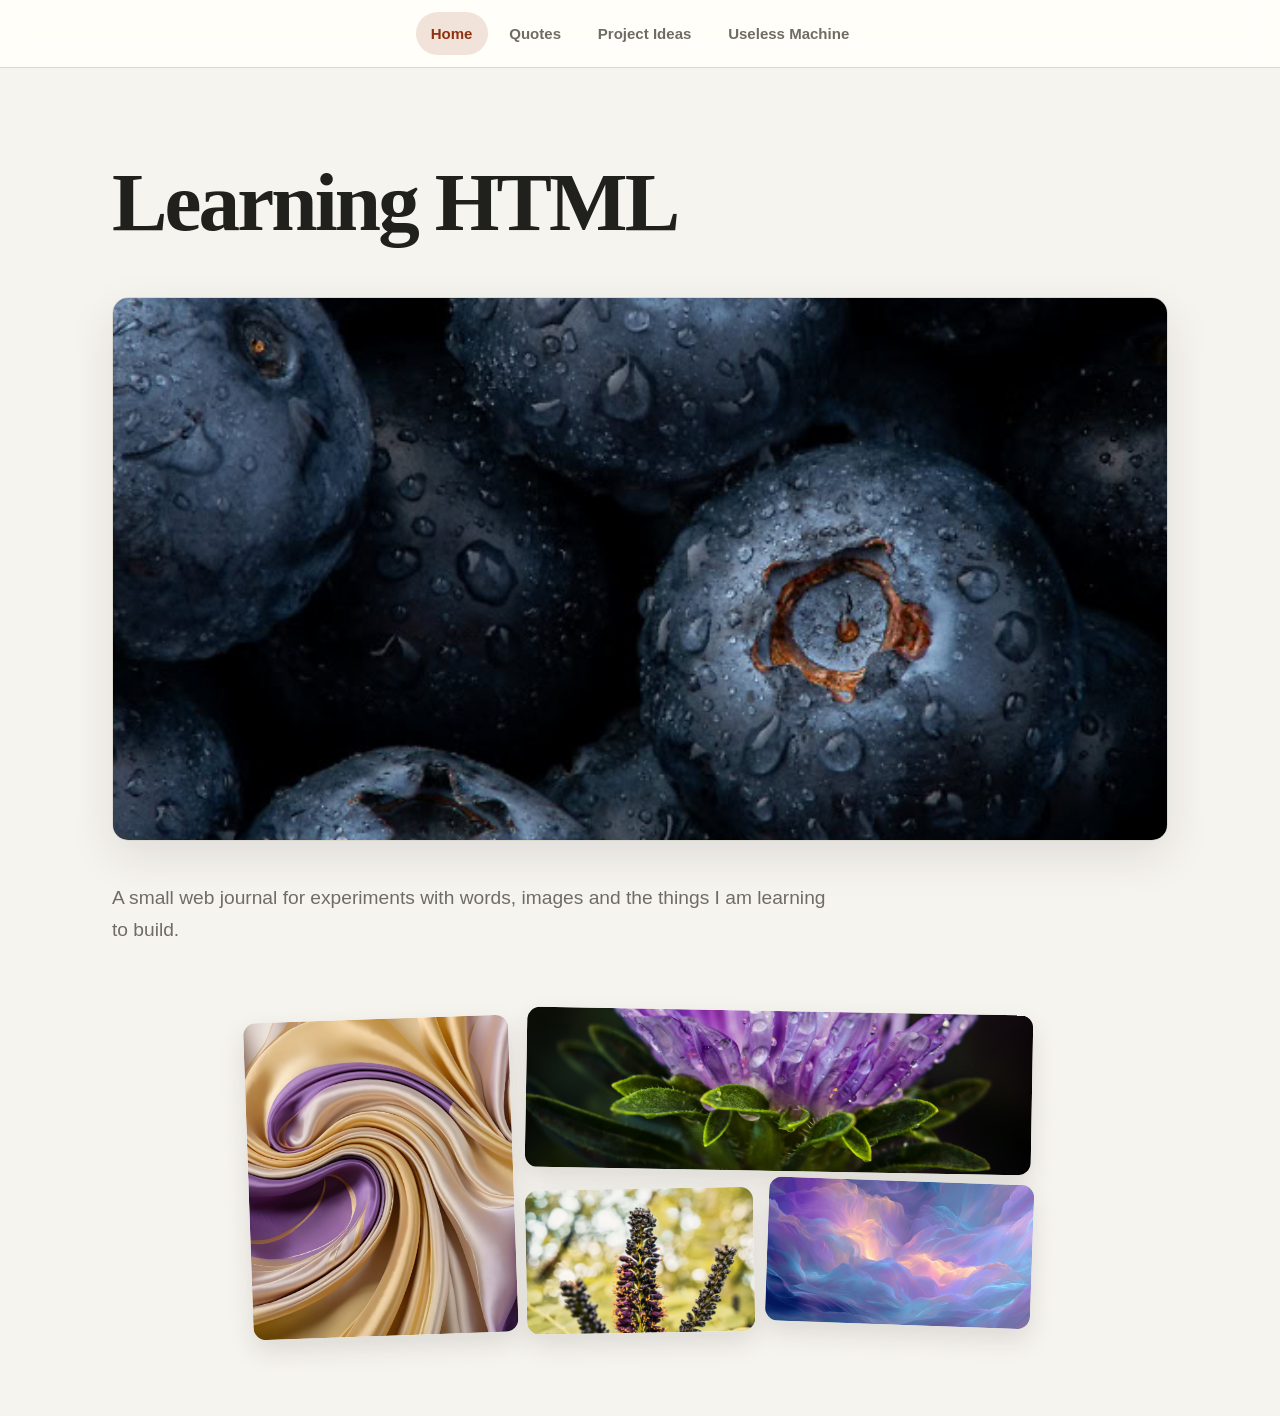
<file: index.html>
<!doctype html>
<html lang="en">
<head>
  <meta charset="utf-8">
  <meta name="viewport" content="width=device-width, initial-scale=1">
  <title>Learning HTML</title>
  <link rel="icon" type="image/png" href="favicon.png">
  <link rel="apple-touch-icon" sizes="180x180" href="app-icon.png">
  <link rel="stylesheet" href="style.css">
</head>
<body>
  <div id="site-nav"></div>
  <main>
    <h1>Learning HTML</h1>
    <img src="1234.jpg" alt="Learning HTML homepage hero image">
<p>A small web journal for experiments with words, images and the things I am learning to build.</p>

    <div class="image-sprinkles" aria-label="Decorative images">
      <img class="sprinkle-flower" src="purple-flower.jpg" alt="A purple flower with raindrops">
      <img class="sprinkle-abstract" src="gold-violet-abstract.jpg" alt="Abstract flowing gold and violet shapes">
      <img class="sprinkle-stalks" src="flower-stalks.jpg" alt="Purple flower spikes in a garden">
      <img class="sprinkle-clouds" src="pastel-clouds.png" alt="Soft blue and pink cloudlike forms">
    </div>
  </main>

  

  <script src="nav.js"></script>
</body>
</html>
</file>
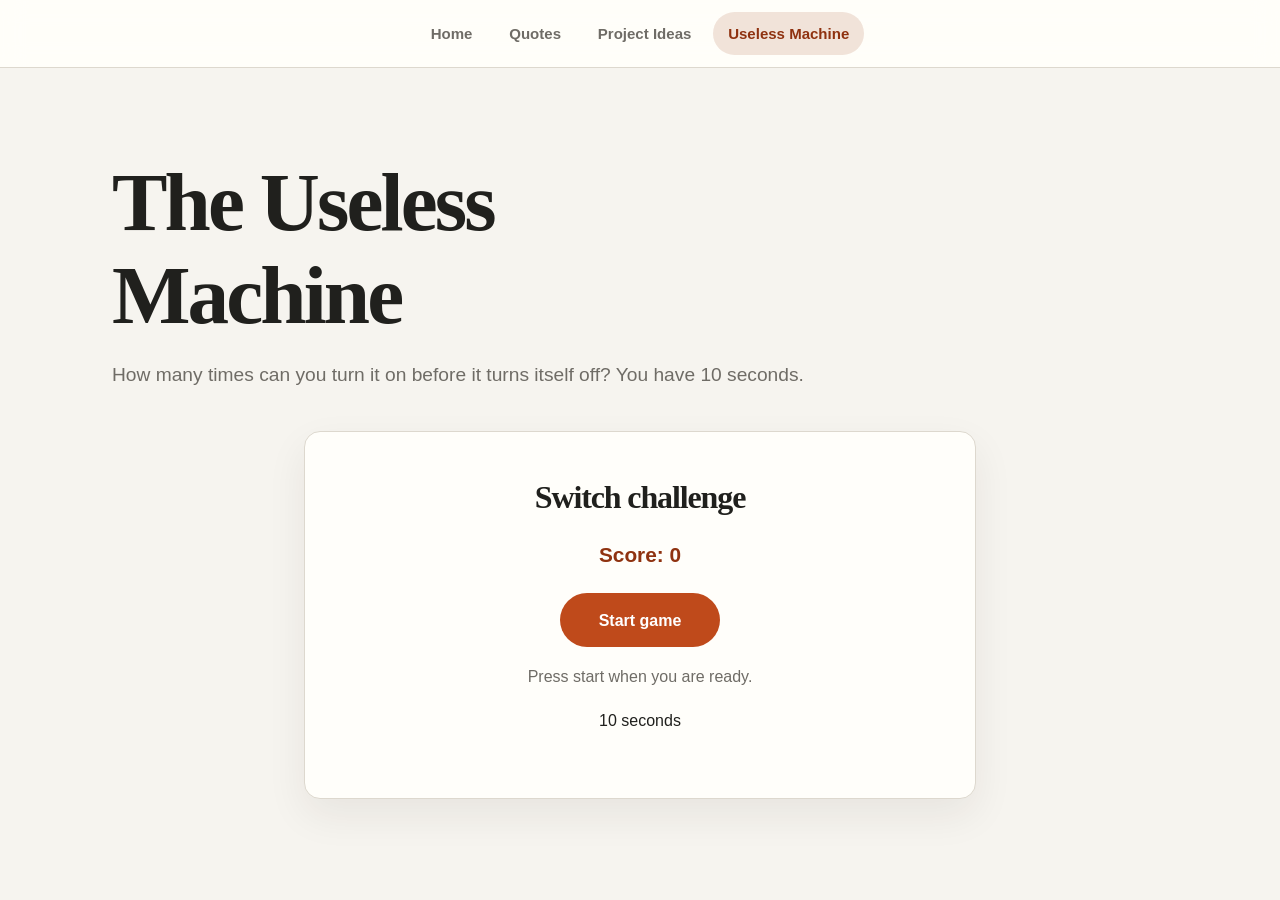
<file: machine.html>
<!doctype html>
<html lang="en">
<head>
  <meta charset="utf-8">
  <meta name="viewport" content="width=device-width, initial-scale=1">
  <title>Useless Machine | Learning HTML</title>
  <link rel="icon" type="image/png" href="favicon.png">
  <link rel="apple-touch-icon" sizes="180x180" href="app-icon.png">
  <link rel="stylesheet" href="style.css">
</head>
<body>
  <div id="site-nav"></div>
  <main>
    <h1>The Useless Machine</h1>
    <p>How many times can you turn it on before it turns itself off? You have 10 seconds.</p>
    <section class="machine" aria-labelledby="machine-title">
      <h2 id="machine-title">Switch challenge</h2>
      <p class="game-score">Score: <output id="score">0</output></p>
      <button id="power-button" type="button">Start game</button>
      <p id="machine-message" aria-live="polite">Press start when you are ready.</p>
      <p id="time-left">10 seconds</p>
    </section>
  </main>
  <script src="nav.js"></script>
  <script src="machine.js"></script>
</body>
</html>
</file>
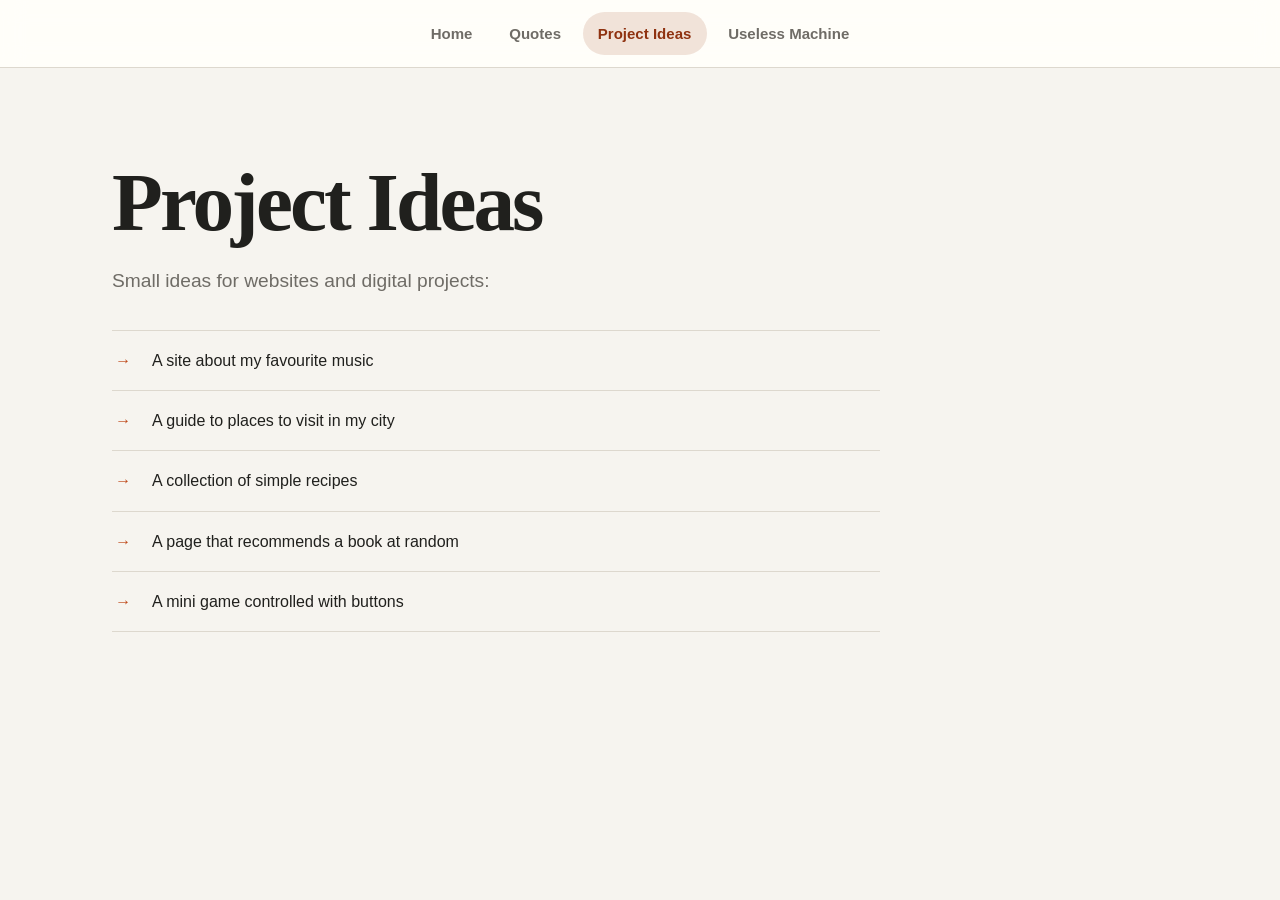
<file: project.html>
<!doctype html>
<html lang="en">
<head>
  <meta charset="utf-8">
  <meta name="viewport" content="width=device-width, initial-scale=1">
  <title>Project Ideas | Learning HTML</title>
  <link rel="icon" type="image/png" href="favicon.png">
  <link rel="apple-touch-icon" sizes="180x180" href="app-icon.png">
  <link rel="stylesheet" href="style.css">
</head>
<body>
  <div id="site-nav"></div>
  <main>
    

    <h1>Project Ideas</h1>
    <p>Small ideas for websites and digital projects:</p>

    <ul>
      <li>A site about my favourite music</li>
      <li>A guide to places to visit in my city</li>
      <li>A collection of simple recipes</li>
      <li>A page that recommends a book at random</li>
      <li>A mini game controlled with buttons</li>
    </ul>
  </main>
  <script src="nav.js"></script>
</body>
</html>
</file>
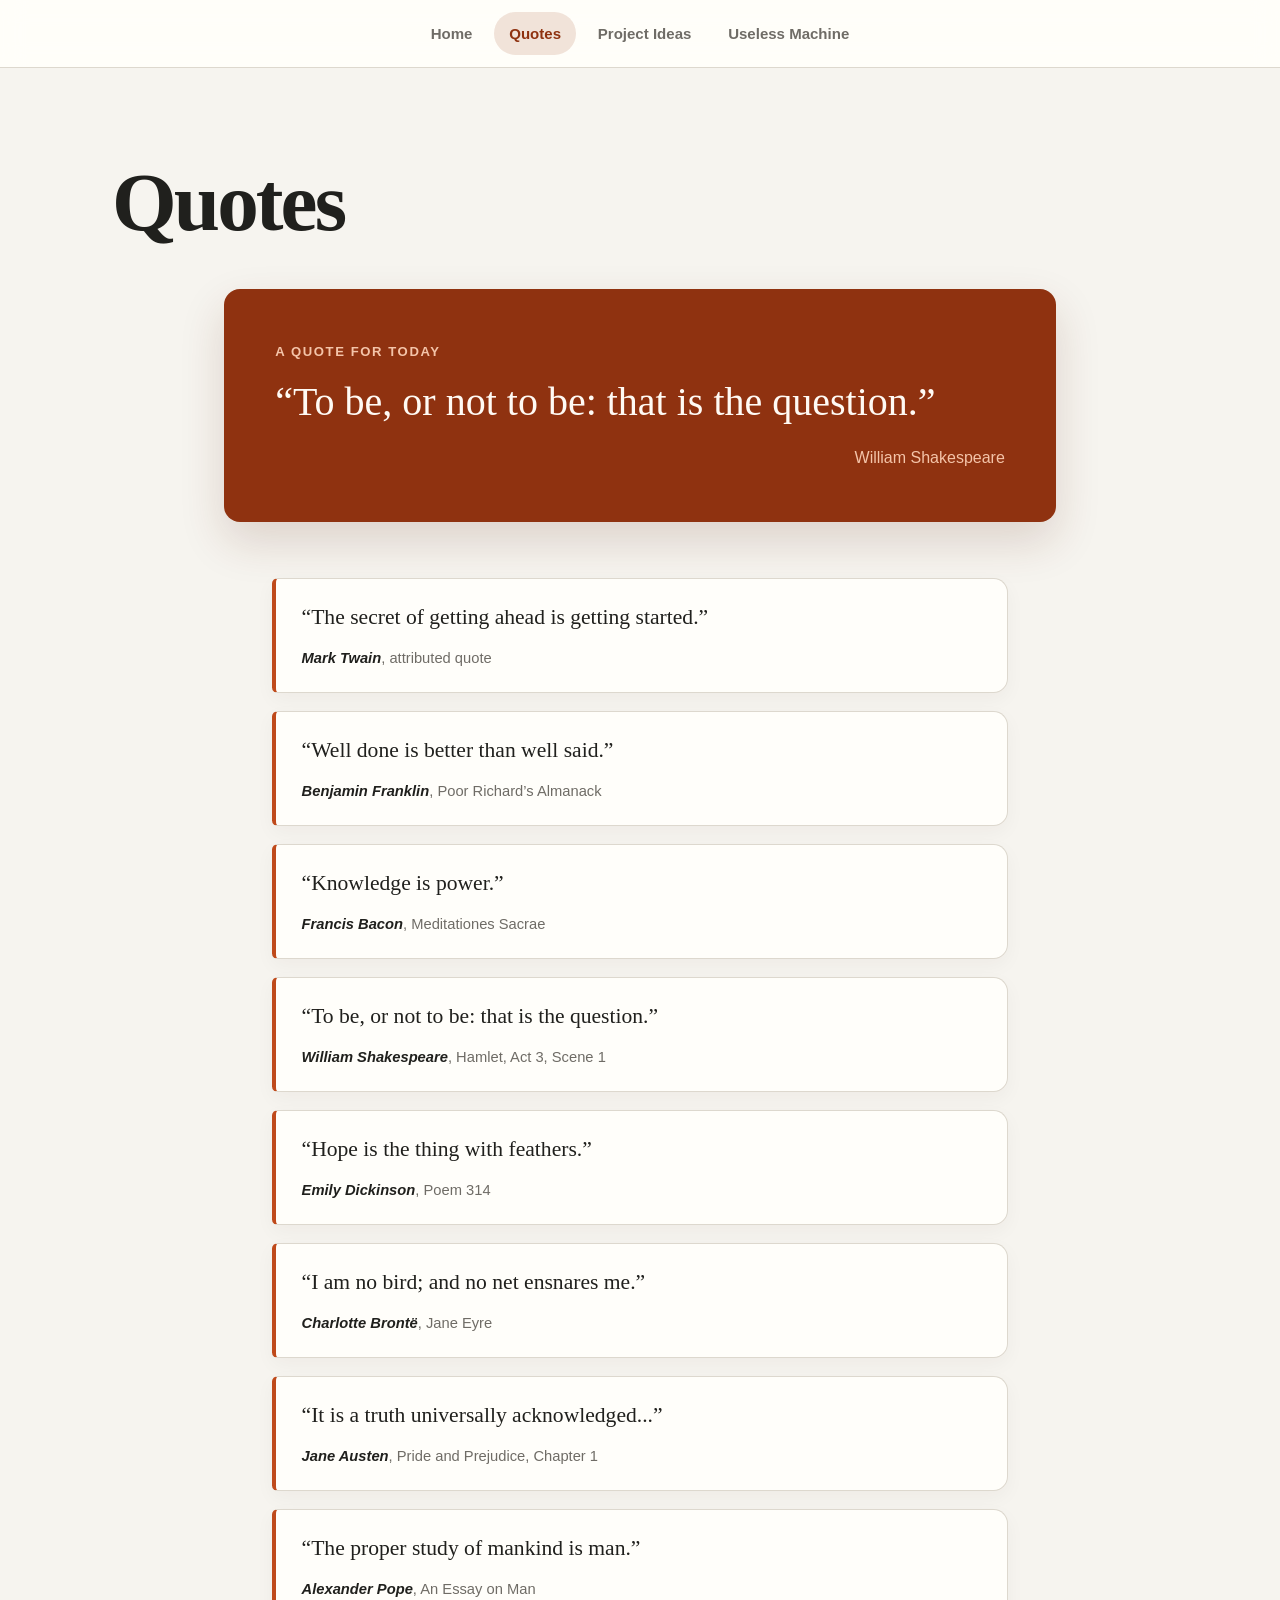
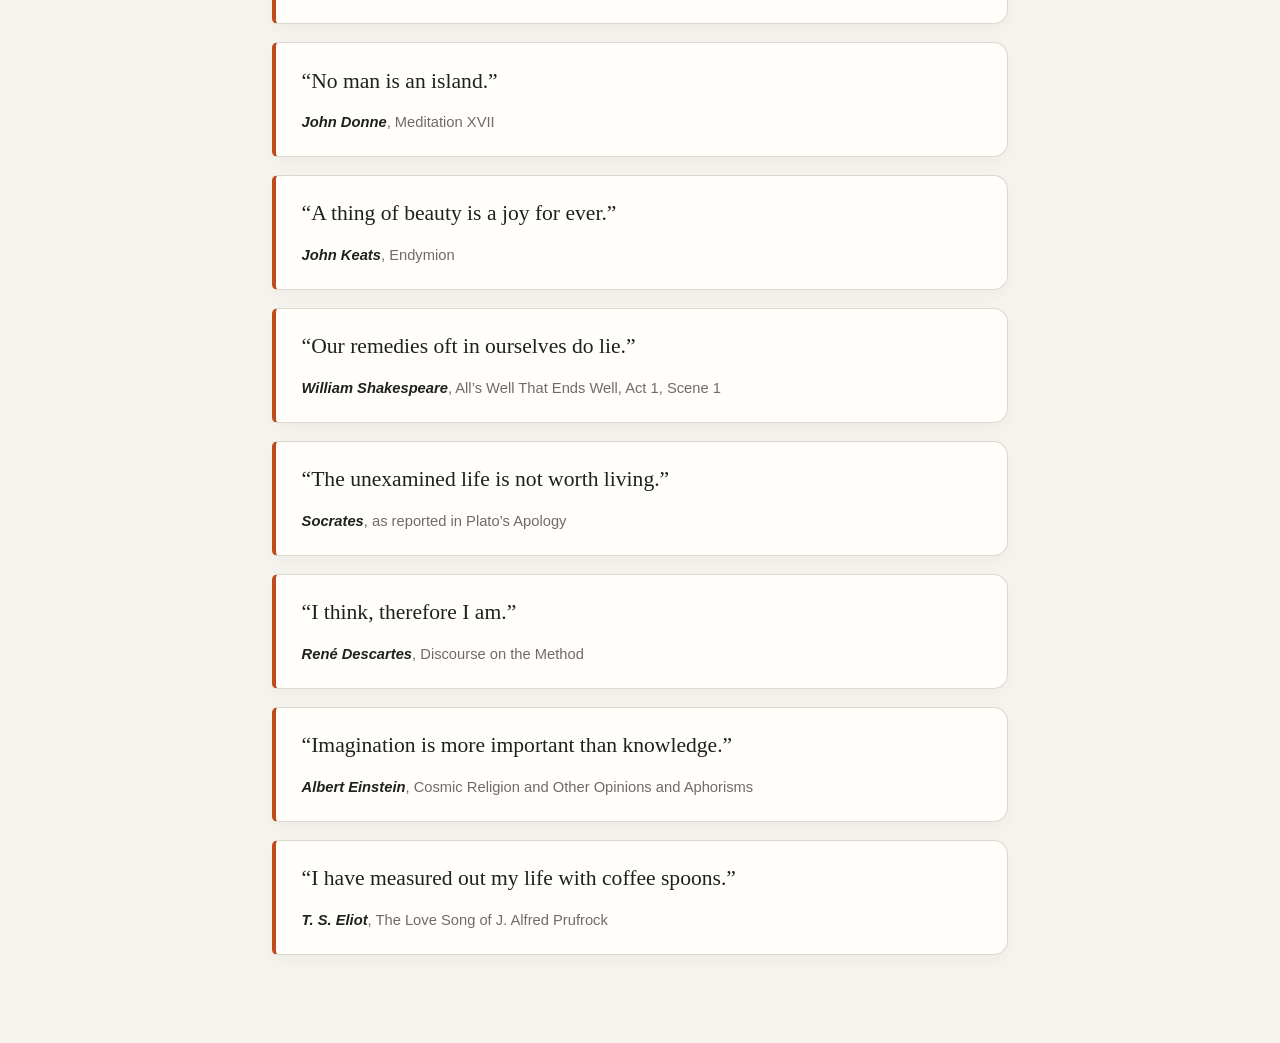
<file: quotes.html>
<!doctype html>
<html lang="en">
<head>
  <meta charset="utf-8">
  <meta name="viewport" content="width=device-width, initial-scale=1">
  <title>Quotes | Learning HTML</title>
  <link rel="icon" type="image/png" href="favicon.png">
  <link rel="apple-touch-icon" sizes="180x180" href="app-icon.png">
  <link rel="stylesheet" href="style.css">
</head>
<body>
  <div id="site-nav"></div>
  <main>
    

    <h1>Quotes</h1>
    <section class="quote-feature">
  <p class="eyebrow">A quote for today</p>
  <blockquote id="random-quote"></blockquote>
  <p id="random-author"></p>
</section>

<article class="quote">
  <blockquote><p>“The secret of getting ahead is getting started.”</p></blockquote>
  <footer><cite>Mark Twain</cite>, <span class="source">attributed quote</span></footer>
</article>

<article class="quote">
  <blockquote><p>“Well done is better than well said.”</p></blockquote>
  <footer><cite>Benjamin Franklin</cite>, <span class="source">Poor Richard’s Almanack</span></footer>
</article>

<article class="quote">
  <blockquote><p>“Knowledge is power.”</p></blockquote>
  <footer><cite>Francis Bacon</cite>, <span class="source">Meditationes Sacrae</span></footer>
</article>

<article class="quote">
  <blockquote><p>“To be, or not to be: that is the question.”</p></blockquote>
  <footer><cite>William Shakespeare</cite>, <span class="source">Hamlet, Act 3, Scene 1</span></footer>
</article>

<article class="quote">
  <blockquote><p>“Hope is the thing with feathers.”</p></blockquote>
  <footer><cite>Emily Dickinson</cite>, <span class="source">Poem 314</span></footer>
</article>

<article class="quote">
  <blockquote><p>“I am no bird; and no net ensnares me.”</p></blockquote>
  <footer><cite>Charlotte Brontë</cite>, <span class="source">Jane Eyre</span></footer>
</article>

<article class="quote">
  <blockquote><p>“It is a truth universally acknowledged...”</p></blockquote>
  <footer><cite>Jane Austen</cite>, <span class="source">Pride and Prejudice, Chapter 1</span></footer>
</article>

<article class="quote">
  <blockquote><p>“The proper study of mankind is man.”</p></blockquote>
  <footer><cite>Alexander Pope</cite>, <span class="source">An Essay on Man</span></footer>
</article>

<article class="quote">
  <blockquote><p>“No man is an island.”</p></blockquote>
  <footer><cite>John Donne</cite>, <span class="source">Meditation XVII</span></footer>
</article>

<article class="quote">
  <blockquote><p>“A thing of beauty is a joy for ever.”</p></blockquote>
  <footer><cite>John Keats</cite>, <span class="source">Endymion</span></footer>
</article>

<article class="quote">
  <blockquote><p>“Our remedies oft in ourselves do lie.”</p></blockquote>
  <footer><cite>William Shakespeare</cite>, <span class="source">All’s Well That Ends Well, Act 1, Scene 1</span></footer>
</article>

<article class="quote">
  <blockquote><p>“The unexamined life is not worth living.”</p></blockquote>
  <footer><cite>Socrates</cite>, <span class="source">as reported in Plato’s Apology</span></footer>
</article>

<article class="quote">
  <blockquote><p>“I think, therefore I am.”</p></blockquote>
  <footer><cite>René Descartes</cite>, <span class="source">Discourse on the Method</span></footer>
</article>

<article class="quote">
  <blockquote><p>“Imagination is more important than knowledge.”</p></blockquote>
  <footer><cite>Albert Einstein</cite>, <span class="source">Cosmic Religion and Other Opinions and Aphorisms</span></footer>
</article>

<article class="quote">
  <blockquote><p>“I have measured out my life with coffee spoons.”</p></blockquote>
  <footer><cite>T. S. Eliot</cite>, <span class="source">The Love Song of J. Alfred Prufrock</span></footer>
</article>
  </main>
  <script src="nav.js"></script>
  <script src="quotes.js"></script>
</body>
</html>
</file>
<file: style.css>
:root {
  color-scheme: light;
  --ink: #20201d;
  --muted: #6f6c66;
  --paper: #f6f4ef;
  --surface: #fffefa;
  --line: #ddd8ce;
  --accent: #bf4a1b;
  --accent-dark: #8f3210;
  --soft-accent: #f1e3d9;
  --content-width: 66rem;
}

* { box-sizing: border-box; }

html { scroll-behavior: smooth; }

body {
  margin: 0;
  color: var(--ink);
  background: var(--paper);
  font-family: "Segoe UI", Arial, sans-serif;
  font-size: 1rem;
  line-height: 1.7;
}

.site-nav {
  position: sticky;
  top: 0;
  z-index: 10;
  display: flex;
  justify-content: center;
  flex-wrap: wrap;
  gap: 0.4rem;
  padding: 0.75rem 1rem;
  background: rgb(255 254 250 / 94%);
  border-bottom: 1px solid var(--line);
  backdrop-filter: blur(12px);
}

.site-nav a {
  padding: 0.55rem 0.95rem;
  color: var(--muted);
  border-radius: 999px;
  font-size: 0.94rem;
  font-weight: 650;
  text-decoration: none;
  transition: color 160ms ease, background-color 160ms ease, transform 160ms ease;
}

.site-nav a:hover,
.site-nav a[aria-current="page"] {
  color: var(--accent-dark);
  background: var(--soft-accent);
}

.site-nav a:hover { transform: translateY(-1px); }

a:focus-visible,
button:focus-visible {
  outline: 3px solid #e4a17f;
  outline-offset: 3px;
}

main {
  width: min(100% - 2.5rem, var(--content-width));
  margin: clamp(2.5rem, 7vw, 5.5rem) auto;
}

h1, h2 {
  color: var(--ink);
  font-family: Georgia, "Times New Roman", serif;
  font-weight: 600;
  letter-spacing: -0.035em;
  line-height: 1.12;
}

h1 {
  max-width: 16ch;
  margin: 0 0 1rem;
  font-size: clamp(2.6rem, 7vw, 5.2rem);
}

h2 {
  margin: 0 0 0.75rem;
  font-size: clamp(1.5rem, 3vw, 2rem);
}

main > p {
  max-width: 45rem;
  margin: 0 0 1.5rem;
  color: var(--muted);
  font-size: clamp(1.05rem, 2vw, 1.2rem);
}

main > img {
  width: 100%;
  max-height: 34rem;
  margin: 2rem 0;
  object-fit: cover;
  border: 1px solid var(--line);
  border-radius: 1rem;
  box-shadow: 0 1rem 2.8rem rgb(44 34 25 / 10%);
}

.quote {
  max-width: 46rem;
  margin: 1.1rem auto;
  padding: 1.35rem 1.6rem;
  background: var(--surface);
  border: 1px solid var(--line);
  border-left: 4px solid var(--accent);
  border-radius: 0.35rem 0.9rem 0.9rem 0.35rem;
  box-shadow: 0 0.4rem 1.2rem rgb(44 34 25 / 4%);
  transition: transform 180ms ease, box-shadow 180ms ease;
}

.quote:hover {
  transform: translateY(-2px);
  box-shadow: 0 0.8rem 1.8rem rgb(44 34 25 / 8%);
}

.quote blockquote { margin: 0; }
.quote blockquote p {
  margin: 0;
  font-family: Georgia, "Times New Roman", serif;
  font-size: clamp(1.1rem, 2.2vw, 1.35rem);
  line-height: 1.5;
}

.quote footer {
  margin-top: 0.8rem;
  color: var(--muted);
  font-size: 0.92rem;
}

.quote cite { color: var(--ink); font-weight: 700; }

.quote-feature {
  max-width: 52rem;
  margin: 2.5rem auto 3.5rem;
  padding: clamp(1.5rem, 5vw, 3.2rem);
  color: #fffaf4;
  background: var(--accent-dark);
  border-radius: 1rem;
  box-shadow: 0 1.2rem 2.8rem rgb(91 40 19 / 16%);
}

.quote-feature .eyebrow {
  margin: 0 0 0.8rem;
  color: #f4c4a9;
  font-size: 0.82rem;
  font-weight: 750;
  letter-spacing: 0.12em;
  text-transform: uppercase;
}

.quote-feature blockquote {
  margin: 0.5rem 0 1rem;
  font-family: Georgia, "Times New Roman", serif;
  font-size: clamp(1.6rem, 4vw, 2.5rem);
  line-height: 1.3;
}

.quote-feature #random-author {
  margin: 0;
  color: #f4c4a9;
  font-size: 1rem;
  text-align: right;
}

main ul {
  max-width: 48rem;
  margin: 2rem 0;
  padding: 0;
  list-style: none;
  border-top: 1px solid var(--line);
}

main li {
  padding: 1rem 0 1rem 2.5rem;
  border-bottom: 1px solid var(--line);
  position: relative;
}

main li::before {
  content: "→";
  position: absolute;
  left: 0.2rem;
  color: var(--accent);
  font-weight: 800;
}

.machine {
  max-width: 42rem;
  margin: 2.5rem auto;
  padding: clamp(1.5rem, 5vw, 3rem);
  background: var(--surface);
  border: 1px solid var(--line);
  border-radius: 1rem;
  box-shadow: 0 1rem 2.5rem rgb(44 34 25 / 7%);
  text-align: center;
}

.machine button {
  min-width: 10rem;
  padding: 0.85rem 1.35rem;
  color: white;
  background: var(--accent);
  border: 0;
  border-radius: 999px;
  font: inherit;
  font-weight: 750;
  cursor: pointer;
  transition: background-color 160ms ease, transform 160ms ease;
}

.machine button:hover:not(:disabled) {
  background: var(--accent-dark);
  transform: translateY(-2px);
}

.machine button:disabled { opacity: 0.72; cursor: wait; }
.machine #machine-message { margin: 1rem 0 0; color: var(--muted); }

@media (max-width: 600px) {
  .site-nav { gap: 0.15rem; padding: 0.5rem; }
  .site-nav a { padding: 0.45rem 0.7rem; font-size: 0.88rem; }
  main { width: min(100% - 1.5rem, var(--content-width)); margin: 2rem auto; }
  h1 { font-size: clamp(2.3rem, 12vw, 3.6rem); }
  .quote, .quote-feature, .machine { padding: 1.15rem; }
  main > img { max-height: 22rem; border-radius: 0.7rem; }
}

@media (prefers-reduced-motion: reduce) {
  *, *::before, *::after { scroll-behavior: auto !important; transition-duration: 0.01ms !important; }
}

.image-sprinkles {
  display: grid;
  grid-template-columns: 1.05fr 0.9fr 1.05fr;
  grid-template-rows: 10rem 9rem;
  gap: 0.8rem;
  width: min(100%, 49rem);
  margin: 4rem auto 1rem;
  align-items: stretch;
}

.image-sprinkles img {
  display: block;
  width: 100%;
  height: 100%;
  min-height: 0;
  object-fit: cover;
  border: 0;
  border-radius: 0.8rem;
  box-shadow: 0 0.7rem 1.6rem rgb(44 34 25 / 12%);
}

.sprinkle-flower {
  grid-column: 1;
  grid-row: 1 / 3;
  transform: rotate(-2deg) translateY(0.5rem);
}

.sprinkle-abstract {
  grid-column: 2 / 4;
  grid-row: 1;
  transform: rotate(1deg);
}

.sprinkle-stalks {
  grid-column: 2;
  grid-row: 2;
  transform: rotate(-1deg) translateY(0.3rem);
}

.sprinkle-clouds {
  grid-column: 3;
  grid-row: 2;
  transform: rotate(2deg) translateY(-0.2rem);
}

@media (max-width: 600px) {
  .image-sprinkles {
    grid-template-rows: 8rem 7rem;
    gap: 0.55rem;
    margin-top: 2.5rem;
  }
}
.game-score { font-size: 1.3rem; font-weight: 750; color: var(--accent-dark); }
#time-left { font-variant-numeric: tabular-nums; }
</file>
